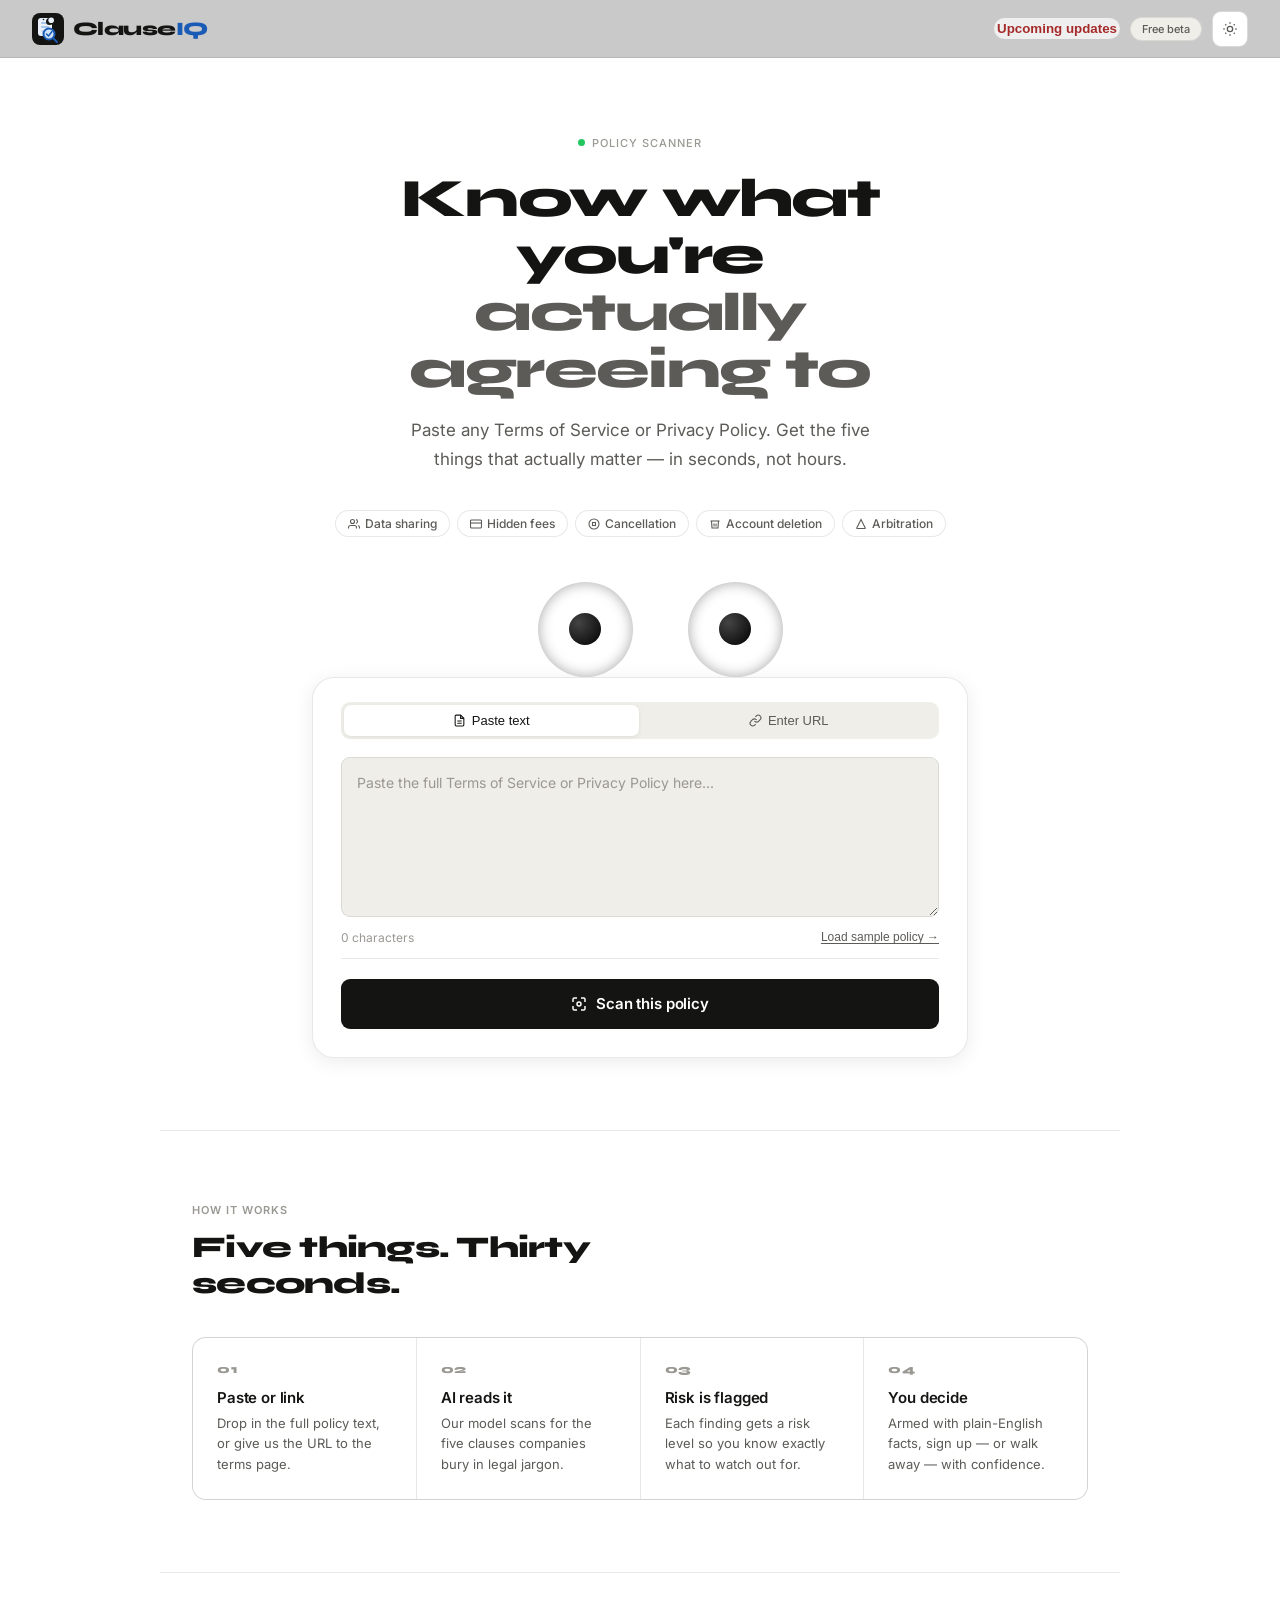
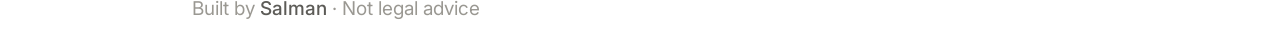
<file: index.html>
<!DOCTYPE html>
<html lang="en">
<head>
<meta charset="UTF-8"/>
<meta name="viewport" content="width=device-width,initial-scale=1"/>
<title>ClauseIQ — Terms of Service Decoded</title>
<link rel="shortcut icon" href="./icon.jpeg" type="image/x-icon">
<meta name="description" content="Paste any Terms of Service or Privacy Policy. Get the five things that actually matter in seconds."/>
<link href="https://fonts.googleapis.com/css2?family=Inter:wght@400;500;600&family=Syne:wght@800&display=swap" rel="stylesheet"/>
<link rel="stylesheet" href="style.css">
</head>
<body>
    <!-- <div id="preloader">
         <img src="./image/clauseiq_logo_moon.png" alt="" srcset="" class="worth-img" style="width: 30%;height: 30%;" >
         
   </div> -->
<!-- API KEY MODAL -->
<!-- <div class="modal-overlay" id="modal" onclick="handleOverlayClick(event)">
  <div class="modal">
    <div class="modal-head">
      <div class="modal-icon">
        <svg width="18" height="18" fill="none" viewBox="0 0 24 24" stroke="#1A5BB5" stroke-width="2"><rect x="3" y="11" width="18" height="11" rx="2"/><path d="M7 11V7a5 5 0 0110 0v4"/></svg>
      </div>
      <div class="modal-title">Enter your Anthropic API key</div>
    </div>
    <p class="modal-sub">ClauseIQ needs an Anthropic API key to scan policies. Your key is stored only in your browser and sent directly to Anthropic — never anywhere else.</p>
    <div class="modal-err" id="modal-err"></div>
    <input class="modal-input" id="key-input" type="password" placeholder="sk-ant-api03-..." autocomplete="off" spellcheck="false"/>
    <p class="modal-hint">
      Get a free key at <a href="https://console.anthropic.com/settings/keys" target="_blank">console.anthropic.com</a> → Create Key.<br/>
      Free tier includes enough credits to scan hundreds of policies.
    </p>
    <div class="modal-btns">
      <button class="modal-cancel" onclick="closeModal()">Cancel</button>
      <button class="modal-save" onclick="saveKey()">Save &amp; scan →</button>
    </div>
  </div>
</div> -->

<!-- NAV -->
<nav>
  <a href="#" class="logo" aria-label="ClauseIQ home">
    <svg class="logo-mark" viewBox="0 0 32 32" fill="none" xmlns="http://www.w3.org/2000/svg">
      <rect width="32" height="32" rx="8" class="logo-icon-bg"/>
      <rect x="6" y="5" width="14" height="18" rx="3" class="logo-doc"/>
      <rect x="9" y="9"  width="6"  height="2" rx="1" class="logo-la"/>
      <rect x="9" y="13" width="8"  height="2" rx="1" class="logo-la"/>
      <rect x="9" y="17" width="5"  height="2" rx="1" class="logo-lb"/>
      <circle cx="17" cy="21" r="5.5" class="logo-lens"/>
      <circle cx="17" cy="21" r="5.5" fill="none" stroke-width="2" class="logo-ring"/>
      <line x1="21" y1="25" x2="25" y2="29" stroke-width="2" stroke-linecap="round" class="logo-hnd"/>
      <path d="M14.5 21 L16.5 23 L20 18.5" fill="none" stroke-width="1.5" stroke-linecap="round" stroke-linejoin="round" class="logo-chk"/>
      <circle cx="17.5" cy="8.5" r="3.5" class="logo-moon"/>
      <circle cx="19.2" cy="7.2"  r="2.8" class="logo-mooncut"/>
      <circle cx="11.5" cy="6.5"  r="0.8" class="logo-star"/>
      <circle cx="13"   cy="4"    r="0.5" class="logo-star" style="opacity:.4"/>
    </svg>
    <span class="logo-name"><span class="logo-clause">Clause</span><span class="logo-iq">IQ</span></span>
  </a>
  <div class="nav-r">
    <button style="padding: 3px;border-radius: 50px;border:none;"><a href="./updates.html" style="text-decoration: none;color: brown;"><strong>Upcoming updates </strong></a></button>
    <span class="badge">Free beta</span>
    
    <!-- <button class="key-btn" id="key-btn" onclick="handleKeyBtn()">
      <svg width="13" height="13" fill="none" viewBox="0 0 24 24" stroke="currentColor" stroke-width="2"><rect x="3" y="11" width="18" height="11" rx="2"/><path d="M7 11V7a5 5 0 0110 0v4"/></svg>
      <span id="key-btn-label">Add API key</span>
    </button> -->
    <button class="theme-btn" id="tbtn" aria-label="Toggle dark mode">
      <svg id="isun" width="16" height="16" fill="none" viewBox="0 0 24 24" stroke="currentColor" stroke-width="2"><circle cx="12" cy="12" r="4"/><path d="M12 2v2M12 20v2M4.93 4.93l1.41 1.41M17.66 17.66l1.41 1.41M2 12h2M20 12h2M4.93 19.07l1.41-1.41M17.66 6.34l1.41-1.41"/></svg>
      <svg id="imoon" class="hidden" width="16" height="16" fill="none" viewBox="0 0 24 24" stroke="currentColor" stroke-width="2"><path d="M21 12.79A9 9 0 1111.21 3 7 7 0 0021 12.79z"/></svg>
    </button>
  </div>
</nav>

<!-- HERO -->
<section class="hero">
  <div class="eyebrow"><span class="pulse"></span> policy scanner</div>
  <h1>Know what you're<br><em>actually agreeing to</em></h1>
  <p class="sub">Paste any Terms of Service or Privacy Policy. Get the five things that actually matter — in seconds, not hours.</p>
  <div class="pills">
    <div class="pill"><svg width="12" height="12" fill="none" viewBox="0 0 24 24" stroke="currentColor" stroke-width="2.2"><path d="M17 21v-2a4 4 0 00-4-4H5a4 4 0 00-4 4v2"/><circle cx="9" cy="7" r="4"/><path d="M23 21v-2a4 4 0 00-3-3.87M16 3.13a4 4 0 010 7.75"/></svg>Data sharing</div>
    <div class="pill"><svg width="12" height="12" fill="none" viewBox="0 0 24 24" stroke="currentColor" stroke-width="2.2"><rect x="1" y="4" width="22" height="16" rx="2"/><path d="M1 10h22"/></svg>Hidden fees</div>
    <div class="pill"><svg width="12" height="12" fill="none" viewBox="0 0 24 24" stroke="currentColor" stroke-width="2.2"><circle cx="12" cy="12" r="10"/><rect x="9" y="9" width="6" height="6"/></svg>Cancellation</div>
    <div class="pill"><svg width="12" height="12" fill="none" viewBox="0 0 24 24" stroke="currentColor" stroke-width="2.2"><polyline points="3 6 5 6 21 6"/><path d="M19 6l-1 14H6L5 6"/><path d="M10 11v6M14 11v6"/></svg>Account deletion</div>
    <div class="pill"><svg width="12" height="12" fill="none" viewBox="0 0 24 24" stroke="currentColor" stroke-width="2.2"><path d="M3 21l9-18 9 18M3 21h18"/></svg>Arbitration</div>
  </div>
</section>
<div class="main">
    <div class="eye-container">
      <div class="eye">
        <div class="lid"></div>
        <div class="pupil"></div>
      </div>
      <div class="eye">
        <div class="lid"></div>
        <div class="pupil"></div>
      </div>
    </div>

    <!-- <div id="clock">00:00:00</div> -->
  </div>
<!-- SCANNER -->
<div class="wrap">
  <div class="card">
    <div class="card-head">
      <div class="tabs" role="tablist">
        <button class="tab on" id="ttxt" role="tab" onclick="switchTab('text')">
          <svg width="13" height="13" fill="none" viewBox="0 0 24 24" stroke="currentColor" stroke-width="2"><path d="M14 2H6a2 2 0 00-2 2v16a2 2 0 002 2h12a2 2 0 002-2V8z"/><polyline points="14 2 14 8 20 8"/><line x1="16" y1="13" x2="8" y2="13"/><line x1="16" y1="17" x2="8" y2="17"/></svg>
          Paste text
        </button>
        <button class="tab" id="turl" role="tab" onclick="switchTab('url')">
          <svg width="13" height="13" fill="none" viewBox="0 0 24 24" stroke="currentColor" stroke-width="2"><path d="M10 13a5 5 0 007.54.54l3-3a5 5 0 00-7.07-7.07l-1.72 1.71"/><path d="M14 11a5 5 0 00-7.54-.54l-3 3a5 5 0 007.07 7.07l1.71-1.71"/></svg>
          Enter URL
        </button>
      </div>
    </div>
    <div class="card-body">
      <div id="ptxt">
        <textarea id="tos" placeholder="Paste the full Terms of Service or Privacy Policy here..." oninput="updateCount()" spellcheck="false"></textarea>
        <div class="meta">
          <span class="meta-l" id="cnt">0 characters</span>
          <button class="sample-btn" onclick="loadSample()">Load sample policy →</button>
        </div>
      </div>
      <div id="purl" class="hidden">
        <div class="url-wrap">
          <svg class="url-icon" width="15" height="15" fill="none" viewBox="0 0 24 24" stroke="currentColor" stroke-width="2"><path d="M10 13a5 5 0 007.54.54l3-3a5 5 0 00-7.07-7.07l-1.72 1.71"/><path d="M14 11a5 5 0 00-7.54-.54l-3 3a5 5 0 007.07 7.07l1.71-1.71"/></svg>
          <input type="url" id="tosurl" placeholder="https://example.com/terms-of-service"/>
        </div>
        <div class="meta"><span class="meta-l">Works with any publicly accessible policy page</span></div>
      </div>
    </div>
    <div id="errarea"></div>
    <div class="divider"></div>
    <div class="card-foot">
      <button class="scan-btn" id="sbtn" onclick="scan()">
        <svg width="16" height="16" fill="none" viewBox="0 0 24 24" stroke="currentColor" stroke-width="2.2"><path d="M3 9V5a2 2 0 012-2h4M3 15v4a2 2 0 002 2h4M21 9V5a2 2 0 00-2-2h-4M21 15v4a2 2 0 01-2 2h-4"/><circle cx="12" cy="12" r="3"/></svg>
        Scan this policy
      </button>
    </div>
  </div>
</div>

<!-- RESULTS -->
<div class="results hidden" id="results">
  <div class="res-head">
    <h2 class="res-title">Scan results</h2>
    <span class="res-meta" id="resmeta"></span>
  </div>
  <div class="summary" id="summary"></div>
  <div id="reslist"></div>
</div>

<!-- HOW IT WORKS -->
<section class="how">
  <p class="sec-lbl">How it works</p>
  <h2 class="how-title">Five things. Thirty seconds.</h2>
  <div class="how-grid">
    <div class="how-item"><div class="how-n">01</div><div class="how-t">Paste or link</div><div class="how-d">Drop in the full policy text, or give us the URL to the terms page.</div></div>
    <div class="how-item"><div class="how-n">02</div><div class="how-t">AI reads it</div><div class="how-d">Our model scans for the five clauses companies bury in legal jargon.</div></div>
    <div class="how-item"><div class="how-n">03</div><div class="how-t">Risk is flagged</div><div class="how-d">Each finding gets a risk level so you know exactly what to watch out for.</div></div>
    <div class="how-item"><div class="how-n">04</div><div class="how-t">You decide</div><div class="how-d">Armed with plain-English facts, sign up — or walk away — with confidence.</div></div>
  </div>
</section>

<footer>
  <div class="ft-l">Built by <strong>Salman</strong> · Not legal advice</div>
  
  <!-- <div class="ft-r"><a href="#">Privacy</a><a href="#">Terms</a><a href="#">Extension</a></div>
</footer> -->

<script src="./script.js"></script>
</body>
</html>
</file>
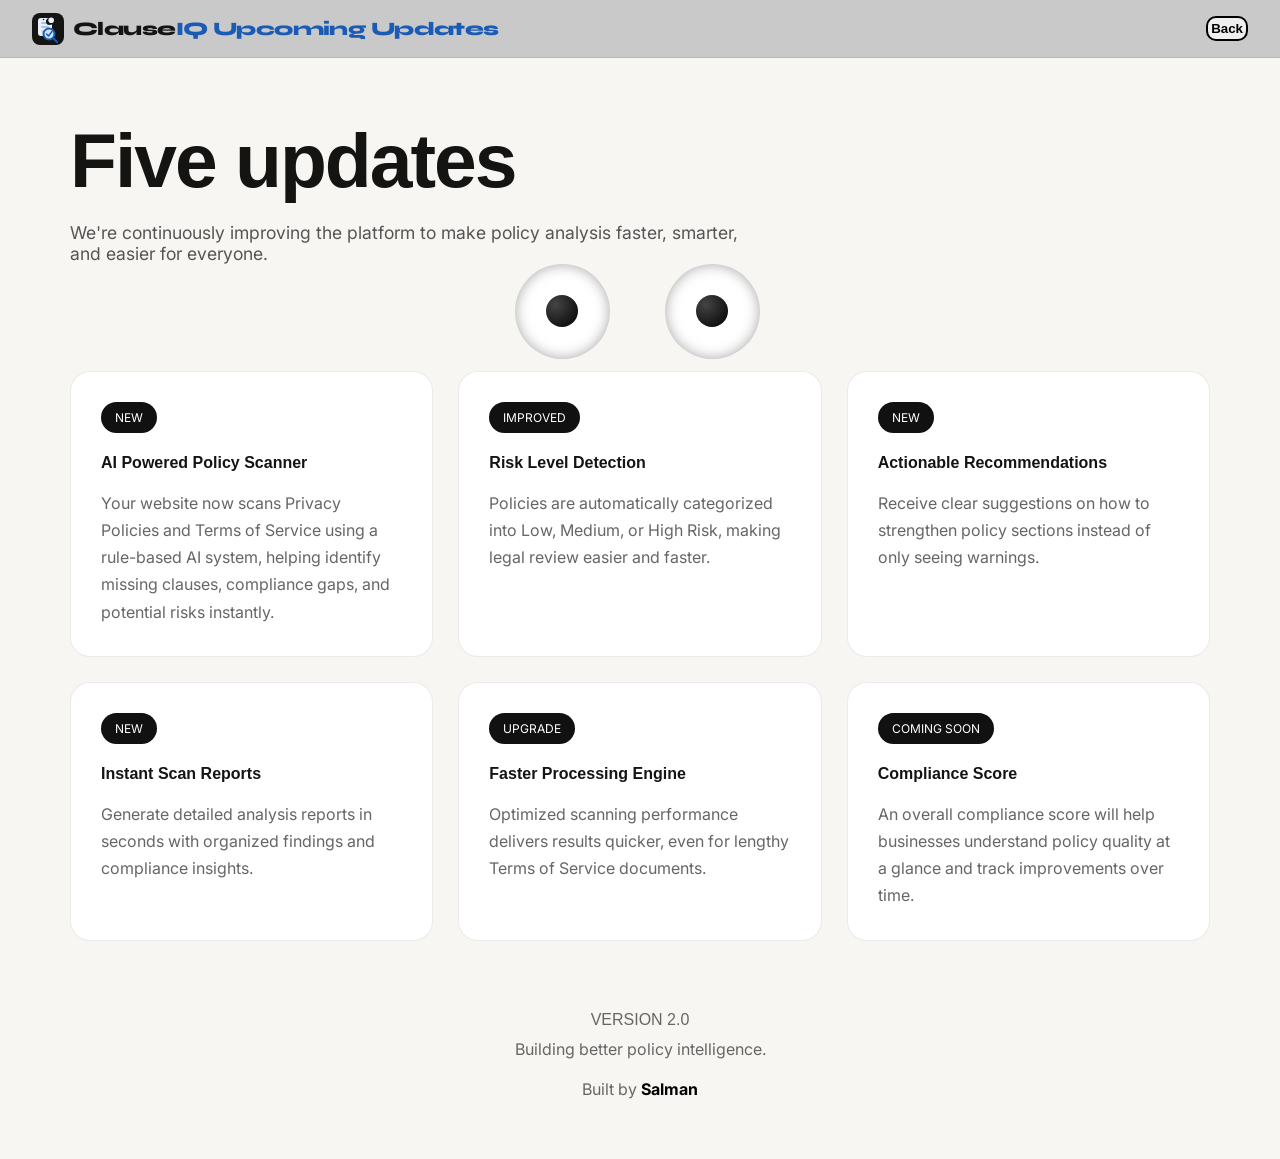
<file: updates.html>
<!DOCTYPE html>
<html lang="en">

<head>
    <meta charset="UTF-8" />
    <meta name="viewport" content="width=device-width,initial-scale=1" />
    <title>ClauseIQ — updates</title>
    <link rel="shortcut icon" href="./icon.jpeg" type="image/x-icon">
    <meta name="description"
        content="Paste any Terms of Service or Privacy Policy. Get the five things that actually matter in seconds." />
    <link href="https://fonts.googleapis.com/css2?family=Inter:wght@400;500;600&family=Syne:wght@800&display=swap"
        rel="stylesheet" />
    <!-- <link rel="stylesheet" href="style.css"> -->
    <link rel="stylesheet" href="style1.css">
</head>

<body>
    <nav>
        <a href="#" class="logo" aria-label="ClauseIQ home">
            <svg class="logo-mark" viewBox="0 0 32 32" fill="none" xmlns="http://www.w3.org/2000/svg">
                <rect width="32" height="32" rx="8" class="logo-icon-bg" />
                <rect x="6" y="5" width="14" height="18" rx="3" class="logo-doc" />
                <rect x="9" y="9" width="6" height="2" rx="1" class="logo-la" />
                <rect x="9" y="13" width="8" height="2" rx="1" class="logo-la" />
                <rect x="9" y="17" width="5" height="2" rx="1" class="logo-lb" />
                <circle cx="17" cy="21" r="5.5" class="logo-lens" />
                <circle cx="17" cy="21" r="5.5" fill="none" stroke-width="2" class="logo-ring" />
                <line x1="21" y1="25" x2="25" y2="29" stroke-width="2" stroke-linecap="round" class="logo-hnd" />
                <path d="M14.5 21 L16.5 23 L20 18.5" fill="none" stroke-width="1.5" stroke-linecap="round"
                    stroke-linejoin="round" class="logo-chk" />
                <circle cx="17.5" cy="8.5" r="3.5" class="logo-moon" />
                <circle cx="19.2" cy="7.2" r="2.8" class="logo-mooncut" />
                <circle cx="11.5" cy="6.5" r="0.8" class="logo-star" />
                <circle cx="13" cy="4" r="0.5" class="logo-star" style="opacity:.4" />
            </svg>
            <span class="logo-name"><span class="logo-clause">Clause</span><span class="logo-iq">IQ Upcoming
                    Updates</span></span>
        </a>

        <a href="./index.html"> <button style="padding: 3px;border-radius: 10px;border:2px solid;">
               <strong> <p>Back</p></strong>
            </button></a>
        </div>
    </nav>


    <div class="container">

        <section class="hero">
            <h1>Five updates</h1>
            <p>
                We're continuously improving the platform to make policy analysis
                faster, smarter, and easier for everyone.
            </p>
            <div class="main" style="margin-left: 50%;">
                <div class="eye-container">
                    <div class="eye">
                        <div class="lid"></div>
                        <div class="pupil"></div>
                    </div>
                    <div class="eye">
                        <div class="lid"></div>
                        <div class="pupil"></div>
                    </div>
                </div>

                <!-- <div id="clock">00:00:00</div> -->
            </div>
        </section>

        <section class="updates-grid">

            <div class="card">
                <span class="tag">NEW</span>
                <h3>AI Powered Policy Scanner</h3>
                <p>
                    Your website now scans Privacy Policies and Terms of Service
                    using a rule-based AI system, helping identify missing clauses,
                    compliance gaps, and potential risks instantly.
                </p>
            </div>

            <div class="card">
                <span class="tag">IMPROVED</span>
                <h3>Risk Level Detection</h3>
                <p>
                    Policies are automatically categorized into Low, Medium,
                    or High Risk, making legal review easier and faster.
                </p>
            </div>

            <div class="card">
                <span class="tag">NEW</span>
                <h3>Actionable Recommendations</h3>
                <p>
                    Receive clear suggestions on how to strengthen policy sections
                    instead of only seeing warnings.
                </p>
            </div>

            <div class="card">
                <span class="tag">NEW</span>
                <h3>Instant Scan Reports</h3>
                <p>
                    Generate detailed analysis reports in seconds with organized
                    findings and compliance insights.
                </p>
            </div>

            <div class="card">
                <span class="tag">UPGRADE</span>
                <h3>Faster Processing Engine</h3>
                <p>
                    Optimized scanning performance delivers results quicker,
                    even for lengthy Terms of Service documents.
                </p>
            </div>

            <div class="card">
                <span class="tag">COMING SOON</span>
                <h3>Compliance Score</h3>
                <p>
                    An overall compliance score will help businesses understand
                    policy quality at a glance and track improvements over time.
                </p>
            </div>

        </section>

        <div class="footer">
            <div class="version">VERSION 2.0</div>
            <p>Building better policy intelligence.</p>
            <br>
            <p>Built by<strong style="color: black;"> Salman</strong></p>
        </div>

    </div>
    <script src="./script.js"></script>
</body>

</html>
</file>
<file: style.css>
*,*::before,*::after{box-sizing:border-box;margin:0;padding:0}
:root{
  --bg:#FFFFFF;--surface:#FFFFFF;--surface2:#F0EEE9;
  --border:rgba(0,0,0,0.09);--border2:rgba(0,0,0,0.15);
  --text:#141413;--text2:#5C5B57;--text3:#9A9892;
  --accent:#141413;--accent-fg:#FFFFFF;--blue:#1A5BB5;
  --hi-bg:#FEF1F1;--hi-t:#9B2020;--hi-b:#F5C6C6;
  --md-bg:#FEF6EA;--md-t:#8A5106;--md-b:#F5D9A0;
  --lo-bg:#EDFAF3;--lo-t:#1A6B3A;--lo-b:#B4E8CC;
  --radius:14px;--radius-sm:9px;--tr:0.18s ease;
  --shadow:0 1px 3px rgba(0,0,0,0.06),0 1px 2px rgba(0,0,0,0.04);
  --shadow-md:0 4px 20px rgba(0,0,0,0.08);
}
[data-dark]{
  --bg:#111110;--surface:#1C1C1A;--surface2:#242422;
  --border:rgba(255,255,255,0.08);--border2:rgba(255,255,255,0.14);
  --text:#EEECEA;--text2:#7a7976;--text3:#4a4a49;
  --accent:#EEECEA;--accent-fg:#111110;--blue:#5A9AE8;
  --hi-bg:#2A1414;--hi-t:#F5A0A0;--hi-b:#5A2020;
  --md-bg:#251C0D;--md-t:#F5C878;--md-b:#5A3D0D;
  --lo-bg:#0D2018;--lo-t:#72D4A0;--lo-b:#1A5035;
  --shadow:0 1px 3px rgba(0,0,0,0.3);--shadow-md:0 4px 20px rgba(0,0,0,0.4);
}
body{font-family:'Inter',system-ui,sans-serif;background:var(--bg);color:var(--text);min-height:100vh;transition:background var(--tr),color var(--tr);-webkit-font-smoothing:antialiased}
#preloader{
  position: fixed;
  top:0;
  left:0;
  width:100%;
  height:100%;
  background:whitesmoke;
  display:flex;
  justify-content:center;
  align-items:center;
  z-index:9999;
  transition: opacity 0.5s ease;
}


/* NAV */
nav{position:sticky;top:0;z-index:100;background:rgb(202, 201, 201);border-bottom:1px solid var(--border);height:58px;padding:0 2rem;display:flex;align-items:center;justify-content:space-between;backdrop-filter:blur(14px);-webkit-backdrop-filter:blur(14px);transition:background var(--tr),border-color var(--tr)}
.logo{display:flex;align-items:center;gap:9px;text-decoration:none}
.logo-mark{width:32px;height:32px;flex-shrink:0;display:block}
.logo-icon-bg{fill:#141413}[data-dark] .logo-icon-bg{fill:#EEECEA}
.logo-doc{fill:#EBF1FA}[data-dark] .logo-doc{fill:#1E2B45}
.logo-la{fill:#A8C4E8}[data-dark] .logo-la{fill:#3A5A8A}
.logo-lb{fill:#C8D8EE}[data-dark] .logo-lb{fill:#2D4870}
.logo-lens{fill:#D0E4F7}[data-dark] .logo-lens{fill:#243650}
.logo-ring{stroke:#1A5BB5}[data-dark] .logo-ring{stroke:#5A9AE8}
.logo-hnd{stroke:#1A5BB5}[data-dark] .logo-hnd{stroke:#5A9AE8}
.logo-chk{stroke:#1A5BB5}[data-dark] .logo-chk{stroke:#7BBFFF}
.logo-moon{fill:#141413}[data-dark] .logo-moon{fill:#EEECEA}
.logo-mooncut{fill:#EBF1FA}[data-dark] .logo-mooncut{fill:#1E2B45}
.logo-star{fill:#141413}[data-dark] .logo-star{fill:#EEECEA}
.logo-name{font-family:'Syne',sans-serif;font-size:19px;font-weight:800;letter-spacing:-0.03em;line-height:1}
.logo-clause{color:var(--text)}.logo-iq{color:var(--blue)}
.nav-r{display:flex;align-items:center;gap:10px}
.badge{font-size:11px;font-weight:500;color:var(--text2);background:var(--surface2);border:1px solid var(--border);border-radius:20px;padding:4px 11px}
.key-btn{height:34px;padding:0 12px;background:white;border:1px solid var(--border2);border-radius:50px;font-family:'Inter',sans-serif;font-size:12px;font-weight:500;color:var(--text2);cursor:pointer;display:flex;align-items:center;gap:6px;transition:background var(--tr),color var(--tr)}
.key-btn:hover{background:var(--surface2);color:var(--text)}
.key-btn.set{color:var(--blue);border-color:rgba(26,91,181,0.3)}
[data-dark] .key-btn.set{color:var(--blue);border-color:rgba(90,154,232,0.3)}
.theme-btn{width:36px;height:36px;border-radius:9px;background:white;border:1px solid var(--border2);cursor:pointer;display:flex;align-items:center;justify-content:center;color:var(--text2);transition:background var(--tr),color var(--tr)}
.theme-btn:hover{background:var(--surface2);color:var(--text)}

/* HERO */
.hero{max-width:720px;margin:0 auto;padding:72px 2rem 44px;text-align:center}
.eyebrow{display:inline-flex;align-items:center;gap:7px;font-size:11px;font-weight:500;letter-spacing:.09em;text-transform:uppercase;color:var(--text3);margin-bottom:20px}
.pulse{width:7px;height:7px;border-radius:50%;background:#22C55E;animation:pulse 2.2s infinite}
@keyframes pulse{0%,100%{opacity:1;transform:scale(1)}50%{opacity:.5;transform:scale(.85)}}
h1{font-family:'Syne',sans-serif;font-size:clamp(34px,6vw,54px);font-weight:800;letter-spacing:-0.03em;line-height:1.06;margin-bottom:18px;color:var(--text)}
h1 em{font-style:normal;color:var(--text2)}
.sub{font-size:17px;color:var(--text2);line-height:1.7;max-width:460px;margin:0 auto 36px}
.pills{display:flex;justify-content:center;gap:7px;flex-wrap:wrap;margin-bottom:52px}
.pill{display:flex;align-items:center;gap:5px;font-size:12px;font-weight:500;color:var(--text2);background:var(--surface);border:1px solid var(--border);border-radius:20px;padding:5px 12px}

/* SCANNER */
.wrap{max-width:720px;margin:0 auto;padding:0 2rem 72px}
.card{background:var(--surface);border:1px solid var(--border);border-radius:22px;box-shadow:var(--shadow-md);overflow:hidden;transition:background var(--tr),border-color var(--tr)}
.card-head{padding:1.5rem 1.75rem 0}
.tabs{display:flex;gap:3px;background:var(--surface2);border-radius:var(--radius-sm);padding:3px;margin-bottom:1.1rem}
.tab{flex:1;padding:8px 12px;font-size:13px;font-weight:500;color:var(--text2);background:transparent;border:none;border-radius:7px;cursor:pointer;display:flex;align-items:center;justify-content:center;gap:6px;transition:background var(--tr),color var(--tr),box-shadow var(--tr)}
.tab.on{background:var(--surface);color:var(--text);box-shadow:0 1px 4px rgba(0,0,0,.07)}
.card-body{padding:0 1.75rem}
textarea{width:100%;min-height:160px;resize:vertical;font-family:'Inter',sans-serif;font-size:14px;line-height:1.65;color:var(--text);background:var(--surface2);border:1px solid var(--border);border-radius:var(--radius-sm);padding:13px 15px;outline:none;transition:border-color var(--tr),background var(--tr)}
textarea::placeholder{color:var(--text3)}
textarea:focus{border-color:var(--border2);background:var(--surface)}
.url-wrap{position:relative}
.url-icon{position:absolute;left:13px;top:50%;transform:translateY(-50%);color:var(--text3);pointer-events:none}
input[type=url]{width:100%;height:48px;font-family:'Inter',sans-serif;font-size:14px;color:var(--text);background:var(--surface2);border:1px solid var(--border);border-radius:var(--radius-sm);padding:0 15px 0 40px;outline:none;transition:border-color var(--tr),background var(--tr)}
input[type=url]::placeholder{color:var(--text3)}
input[type=url]:focus{border-color:var(--border2);background:var(--surface)}
.meta{display:flex;align-items:center;justify-content:space-between;padding:9px 0 13px}
.meta-l{font-size:12px;color:var(--text3)}
.sample-btn{font-size:12px;color:var(--text2);background:none;border:none;cursor:pointer;text-decoration:underline;text-underline-offset:2px;transition:color var(--tr)}
.sample-btn:hover{color:var(--text)}
.divider{height:1px;background:var(--border);margin:0 1.75rem}
.card-foot{padding:1.25rem 1.75rem 1.75rem}
.scan-btn{width:100%;height:50px;background:var(--accent);color:var(--accent-fg);border:none;border-radius:var(--radius-sm);font-family:'Inter',sans-serif;font-size:15px;font-weight:600;cursor:pointer;display:flex;align-items:center;justify-content:center;gap:9px;letter-spacing:-0.01em;transition:opacity var(--tr),transform var(--tr)}
.scan-btn:hover:not(:disabled){opacity:.86}
.scan-btn:active:not(:disabled){transform:scale(.99)}
.scan-btn:disabled{opacity:.4;cursor:not-allowed}
.err-box{background:var(--hi-bg);border:1px solid var(--hi-b);border-radius:var(--radius-sm);padding:12px 16px;display:flex;align-items:flex-start;gap:9px;margin:0 1.75rem 1.25rem;font-size:13px;color:var(--hi-t);line-height:1.55}
.spin{width:18px;height:18px;flex-shrink:0;border:2px solid rgba(255,255,255,.25);border-top-color:#fff;border-radius:50%;animation:rot .7s linear infinite}
[data-dark] .spin{border-color:rgba(0,0,0,.15);border-top-color:var(--accent-fg)}
@keyframes rot{to{transform:rotate(360deg)}}

/* RESULTS */
.results{max-width:720px;margin:0 auto;padding:0 2rem 72px}
.res-head{display:flex;align-items:center;justify-content:space-between;margin-bottom:16px}
.res-title{font-family:'Syne',sans-serif;font-size:22px;font-weight:800;letter-spacing:-0.025em;color:var(--text)}
.res-meta{font-size:12px;color:var(--text3)}
.summary{display:grid;grid-template-columns:repeat(3,1fr);gap:10px;margin-bottom:18px}
.scard{border-radius:var(--radius-sm);padding:14px 16px;display:flex;align-items:center;gap:12px}
.scard-hi{background:var(--hi-bg);border:1px solid var(--hi-b)}
.scard-md{background:var(--md-bg);border:1px solid var(--md-b)}
.scard-lo{background:var(--lo-bg);border:1px solid var(--lo-b)}
.snum{font-family:'Inter',system-ui,sans-serif;font-size:32px;font-weight:700;line-height:1;font-variant-numeric:tabular-nums;min-width:24px}
.snum-hi{color:var(--hi-t)}.snum-md{color:var(--md-t)}.snum-lo{color:var(--lo-t)}
.slabel{font-size:13px;font-weight:600;line-height:1.3}
.ssub{font-size:11px;margin-top:2px;opacity:.7}
.slabel-hi,.ssub-hi{color:var(--hi-t)}.slabel-md,.ssub-md{color:var(--md-t)}.slabel-lo,.ssub-lo{color:var(--lo-t)}
.rcard{background:var(--surface);border:1px solid var(--border);border-radius:var(--radius);padding:1.15rem 1.4rem;margin-bottom:10px;display:grid;grid-template-columns:auto 1fr auto;gap:13px;align-items:start;box-shadow:var(--shadow);transition:border-color var(--tr),box-shadow var(--tr),background var(--tr)}
.rcard:hover{border-color:var(--border2);box-shadow:var(--shadow-md)}
.rico{width:38px;height:38px;border-radius:9px;display:flex;align-items:center;justify-content:center;flex-shrink:0}
.rlabel{font-size:11px;font-weight:600;letter-spacing:.08em;text-transform:uppercase;color:var(--text3);margin-bottom:5px}
.rtext{font-size:14px;color:var(--text2);line-height:1.65}
.rtag{flex-shrink:0;font-size:11px;font-weight:600;padding:4px 10px;border-radius:20px;border:1px solid;white-space:nowrap;letter-spacing:.02em}
.rtag-high{background:var(--hi-bg);color:var(--hi-t);border-color:var(--hi-b)}
.rtag-medium{background:var(--md-bg);color:var(--md-t);border-color:var(--md-b)}
.rtag-low{background:var(--lo-bg);color:var(--lo-t);border-color:var(--lo-b)}

/* HOW */
.how{border-top:1px solid var(--border);padding:72px 2rem;max-width:960px;margin:0 auto}
.sec-lbl{font-size:11px;font-weight:600;letter-spacing:.09em;text-transform:uppercase;color:var(--text3);margin-bottom:12px}
.how-title{font-family:'Syne',sans-serif;font-size:30px;font-weight:800;letter-spacing:-0.025em;color:var(--text);margin-bottom:36px;max-width:400px}
.how-grid{display:grid;grid-template-columns:repeat(auto-fit,minmax(190px,1fr));gap:1px;background:var(--border);border:1px solid var(--border);border-radius:var(--radius);overflow:hidden}
.how-item{background:var(--surface);padding:1.5rem;transition:background var(--tr)}
.how-n{font-family:'Syne',sans-serif;font-size:12px;font-weight:800;color:var(--text3);margin-bottom:12px;letter-spacing:.05em}
.how-t{font-size:15px;font-weight:600;color:var(--text);margin-bottom:6px;letter-spacing:-0.01em}
.how-d{font-size:13px;color:var(--text2);line-height:1.6}

/* FOOTER */
footer{border-top:1px solid var(--border);padding:24px 2rem;display:flex;align-items:center;justify-content:space-between;max-width:960px;margin:0 auto}
.ft-l{font-size:19px;color:var(--text3)}.ft-l strong{color:var(--text2);font-weight:500}
.ft-r{display:flex;gap:20px}
.ft-r a{font-size:13px;color:var(--text3);text-decoration:none}.ft-r a:hover{color:var(--text2)}

/* API KEY MODAL */
.modal-overlay{display:none;position:fixed;inset:0;background:rgba(0,0,0,0.5);z-index:999;align-items:center;justify-content:center;padding:1rem}
.modal-overlay.open{display:flex}
.modal{background:var(--surface);border:1px solid var(--border2);border-radius:20px;padding:2rem;max-width:460px;width:100%;box-shadow:0 24px 60px rgba(0,0,0,0.2)}
[data-dark] .modal{box-shadow:0 24px 60px rgba(0,0,0,0.6)}
.modal-head{display:flex;align-items:center;gap:10px;margin-bottom:8px}
.modal-icon{width:36px;height:36px;border-radius:9px;background:var(--blue-tint,#EBF1FA);display:flex;align-items:center;justify-content:center;flex-shrink:0}
[data-dark] .modal-icon{background:#1E2B45}
.modal-title{font-family:'Syne',sans-serif;font-size:18px;font-weight:800;color:var(--text);letter-spacing:-0.02em}
.modal-sub{font-size:13px;color:var(--text2);line-height:1.65;margin-bottom:1.25rem}
.modal-err{display:none;font-size:12px;color:var(--hi-t);background:var(--hi-bg);border:1px solid var(--hi-b);border-radius:7px;padding:9px 12px;margin-bottom:12px}
.modal-input{width:100%;height:46px;font-family:'Inter',sans-serif;font-size:13px;color:var(--text);background:var(--surface2);border:1px solid var(--border2);border-radius:8px;padding:0 14px;outline:none;margin-bottom:8px;transition:border-color var(--tr)}
.modal-input:focus{border-color:var(--blue)}
.modal-hint{font-size:11px;color:var(--text3);line-height:1.6;margin-bottom:1.25rem}
.modal-hint a{color:var(--blue);text-decoration:none}
.modal-hint a:hover{text-decoration:underline}
.modal-btns{display:flex;gap:8px}
.modal-cancel{flex:1;height:42px;background:transparent;border:1px solid var(--border2);border-radius:8px;font-family:'Inter',sans-serif;font-size:14px;color:var(--text2);cursor:pointer;transition:background var(--tr)}
.modal-cancel:hover{background:var(--surface2)}
.modal-save{flex:2;height:42px;background:var(--accent);color:var(--accent-fg);border:none;border-radius:8px;font-family:'Inter',sans-serif;font-size:14px;font-weight:600;cursor:pointer;transition:opacity var(--tr)}
.modal-save:hover{opacity:.86}

.hidden{display:none!important}
/* for eye */
.main .eye-container{
  margin-left: 42%;
  margin-top: -4%;
}

.eye-container {
  display: flex;
  gap: 55px;
  z-index: 1;
  
}

.eye {
  width: 95px;
  height: 95px;
  background: #ffffff;
  border-radius:100% ; 
  position: relative;
  overflow: hidden;
  
  box-shadow:
    inset 0 0 14px rgba(0,0,0,0.35),
    0 0 0 rgba(255,255,255,0);
  transition: box-shadow 0.4s ease;
  z-index: 3;

}

/* glow only on hover */
.eye-container:hover .eye {
  box-shadow:
    inset 0 10px 14px rgba(0,0,0,0.35),
    0 0 25px rgba(255,255,255,0.15);
    animation: blink;
    transition: transform 0.15s ease-out;
}

.pupil {
  width: 32px;
  height: 32px;
  background: radial-gradient(circle at 30% 30%, #444, #000);
  border-radius: 50%;
  position: absolute;
  top: 31px;
  left: 31px;
  transition: transform 0.15s ease-out;
}

/* eyelid blink */
.lid {
  position: absolute;
  width: 100%;
  height: 100%;
  background: radial-gradient(circle at top, #1c1c1c, #000);
  top: -100%;
  left: 0;
  animation: blink 5s infinite;
 
  pointer-events: none;
  z-index: 2;
}



/* Close lid when hovering the eye */
.eye-container:hover .lid  {
  top: 0;
  transition: top 0.20s ease-out;
   animation:none;   /* stop blinking while hovered */
}



.eye-container:hover {
  transform: scaleY(0.50);
  transition: top 0.20s ease-out;
}


@keyframes blink {
  0%, 93%, 100% { top: -100%; }
  95% { top: 0%; }
}
@media(max-width:600px){
  nav{padding:0 1.25rem}
  .hero{padding:48px 1.25rem 32px}
  .wrap,.results{padding-left:1.25rem;padding-right:1.25rem}
  .card-head,.card-body,.card-foot{padding-left:1.25rem;padding-right:1.25rem}
  .divider,.err-box{margin-left:1.25rem;margin-right:1.25rem}
  .rcard{grid-template-columns:auto 1fr;grid-template-rows:auto auto}.rtag{grid-column:2}
  .how{padding:48px 1.25rem}.ft-r{display:none}.snum{font-size:26px}
  .badge{display:none}
}
@media screen and (max-width: 991px) {
  .worth-img {
    max-width: 200px;
    height: 150px;
  }
}

@media screen and (max-width: 480px) {
  .worth-img {
    max-width: 120px;
    height: 120px;
  }
}
</file>
<file: style1.css>
*,*::before,*::after{box-sizing:border-box;margin:0;padding:0}
:root{
  --bg:#F7F6F3;--surface:#FFFFFF;--surface2:#F0EEE9;
  --border:rgba(0,0,0,0.09);--border2:rgba(0,0,0,0.15);
  --text:#141413;--text2:#5C5B57;--text3:#9A9892;
  --accent:#141413;--accent-fg:#FFFFFF;--blue:#1A5BB5;
  --hi-bg:#FEF1F1;--hi-t:#9B2020;--hi-b:#F5C6C6;
  --md-bg:#FEF6EA;--md-t:#8A5106;--md-b:#F5D9A0;
  --lo-bg:#EDFAF3;--lo-t:#1A6B3A;--lo-b:#B4E8CC;
  --radius:14px;--radius-sm:9px;--tr:0.18s ease;
  --shadow:0 1px 3px rgba(0,0,0,0.06),0 1px 2px rgba(0,0,0,0.04);
  --shadow-md:0 4px 20px rgba(0,0,0,0.08);
}
[data-dark]{
  --bg:#111110;--surface:#1C1C1A;--surface2:#242422;
  --border:rgba(255,255,255,0.08);--border2:rgba(255,255,255,0.14);
  --text:#EEECEA;--text2:#9A9892;--text3:#5C5B57;
  --accent:#EEECEA;--accent-fg:#111110;--blue:#5A9AE8;
  --hi-bg:#2A1414;--hi-t:#F5A0A0;--hi-b:#5A2020;
  --md-bg:#251C0D;--md-t:#F5C878;--md-b:#5A3D0D;
  --lo-bg:#0D2018;--lo-t:#72D4A0;--lo-b:#1A5035;
  --shadow:0 1px 3px rgba(0,0,0,0.3);--shadow-md:0 4px 20px rgba(0,0,0,0.4);
}
body{font-family:'Inter',system-ui,sans-serif;background:var(--bg);color:var(--text);min-height:100vh;transition:background var(--tr),color var(--tr);-webkit-font-smoothing:antialiased}
#preloader{
  position: fixed;
  top:0;
  left:0;
  width:100%;
  height:100%;
  background:whitesmoke;
  display:flex;
  justify-content:center;
  align-items:center;
  z-index:9999;
  transition: opacity 0.5s ease;
}


/* NAV */
nav{position:sticky;top:0;z-index:100;background:rgb(202, 201, 201);border-bottom:1px solid var(--border);height:58px;padding:0 2rem;display:flex;align-items:center;justify-content:space-between;backdrop-filter:blur(14px);-webkit-backdrop-filter:blur(14px);transition:background var(--tr),border-color var(--tr)}
.logo{display:flex;align-items:center;gap:9px;text-decoration:none}
.logo-mark{width:32px;height:32px;flex-shrink:0;display:block}
.logo-icon-bg{fill:#141413}[data-dark] .logo-icon-bg{fill:#EEECEA}
.logo-doc{fill:#EBF1FA}[data-dark] .logo-doc{fill:#1E2B45}
.logo-la{fill:#A8C4E8}[data-dark] .logo-la{fill:#3A5A8A}
.logo-lb{fill:#C8D8EE}[data-dark] .logo-lb{fill:#2D4870}
.logo-lens{fill:#D0E4F7}[data-dark] .logo-lens{fill:#243650}
.logo-ring{stroke:#1A5BB5}[data-dark] .logo-ring{stroke:#5A9AE8}
.logo-hnd{stroke:#1A5BB5}[data-dark] .logo-hnd{stroke:#5A9AE8}
.logo-chk{stroke:#1A5BB5}[data-dark] .logo-chk{stroke:#7BBFFF}
.logo-moon{fill:#141413}[data-dark] .logo-moon{fill:#EEECEA}
.logo-mooncut{fill:#EBF1FA}[data-dark] .logo-mooncut{fill:#1E2B45}
.logo-star{fill:#141413}[data-dark] .logo-star{fill:#EEECEA}
.logo-name{font-family:'Syne',sans-serif;font-size:19px;font-weight:800;letter-spacing:-0.03em;line-height:1}
.logo-clause{color:var(--text)}.logo-iq{color:var(--blue)}

.container{
    max-width:1200px;
    margin:auto;
    padding:60px 30px;
}

.hero{
    margin-bottom:60%px;
}

.hero h1{
    font-family:'Michroma', sans-serif;
    font-size:clamp(2.2rem,6vw,5rem);
    line-height:1.1;
    letter-spacing:-2px;
}

.hero p{
    margin-top:20px;
    max-width:700px;
    color:#555;
    font-size:1.1rem;
}

.updates-grid{
    display:grid;
    grid-template-columns:repeat(auto-fit,minmax(280px,1fr));
    gap:25px;
}

.card{
    background:white;
    border-radius:20px;
    padding:30px;
    transition:.3s;
    border:1px solid rgba(0,0,0,.08);
}

.card:hover{
    transform:translateY(-6px);
}

.tag{
    display:inline-block;
    padding:8px 14px;
    border-radius:50px;
    background:#111;
    color:white;
    font-size:.75rem;
    margin-bottom:18px;
}

.card h3{
    font-family:'Michroma', sans-serif;
    font-size:1rem;
    margin-bottom:15px;
    line-height:1.5;
}

.card p{
    color:#666;
    line-height:1.7;
}

.footer{
    margin-top:70px;
    text-align:center;
    color:#666;
}

.version{
    font-family:'Michroma', sans-serif;
    margin-bottom:10px;
}
/* for eye */
.main .eye-container{
  margin-left: -22%;
  margin-bottom: 2%;
}

.eye-container {
  display: flex;
  gap: 55px;
  z-index: 1;
  
}

.eye {
  width: 95px;
  height: 95px;
  background: #ffffff;
  border-radius:100% ; 
  position: relative;
  overflow: hidden;
  
  box-shadow:
    inset 0 0 14px rgba(0,0,0,0.35),
    0 0 0 rgba(255,255,255,0);
  transition: box-shadow 0.4s ease;
  z-index: 3;

}

/* glow only on hover */
.eye-container:hover .eye {
  box-shadow:
    inset 0 10px 14px rgba(0,0,0,0.35),
    0 0 25px rgba(255,255,255,0.15);
    animation: blink;
    transition: transform 0.15s ease-out;
}

.pupil {
  width: 32px;
  height: 32px;
  background: radial-gradient(circle at 30% 30%, #444, #000);
  border-radius: 50%;
  position: absolute;
  top: 31px;
  left: 31px;
  transition: transform 0.15s ease-out;
}

/* eyelid blink */
.lid {
  position: absolute;
  width: 100%;
  height: 100%;
  background: radial-gradient(circle at top, #1c1c1c, #000);
  top: -100%;
  left: 0;
  animation: blink 5s infinite;
 
  pointer-events: none;
  z-index: 2;
}



/* Close lid when hovering the eye */
.eye-container:hover .lid  {
  top: 0;
  transition: top 0.20s ease-out;
   animation:none;   /* stop blinking while hovered */
}



.eye-container:hover {
  transform: scaleY(0.50);
  transition: top 0.20s ease-out;
}


@keyframes blink {
  0%, 93%, 100% { top: -100%; }
  95% { top: 0%; }
}
</file>
